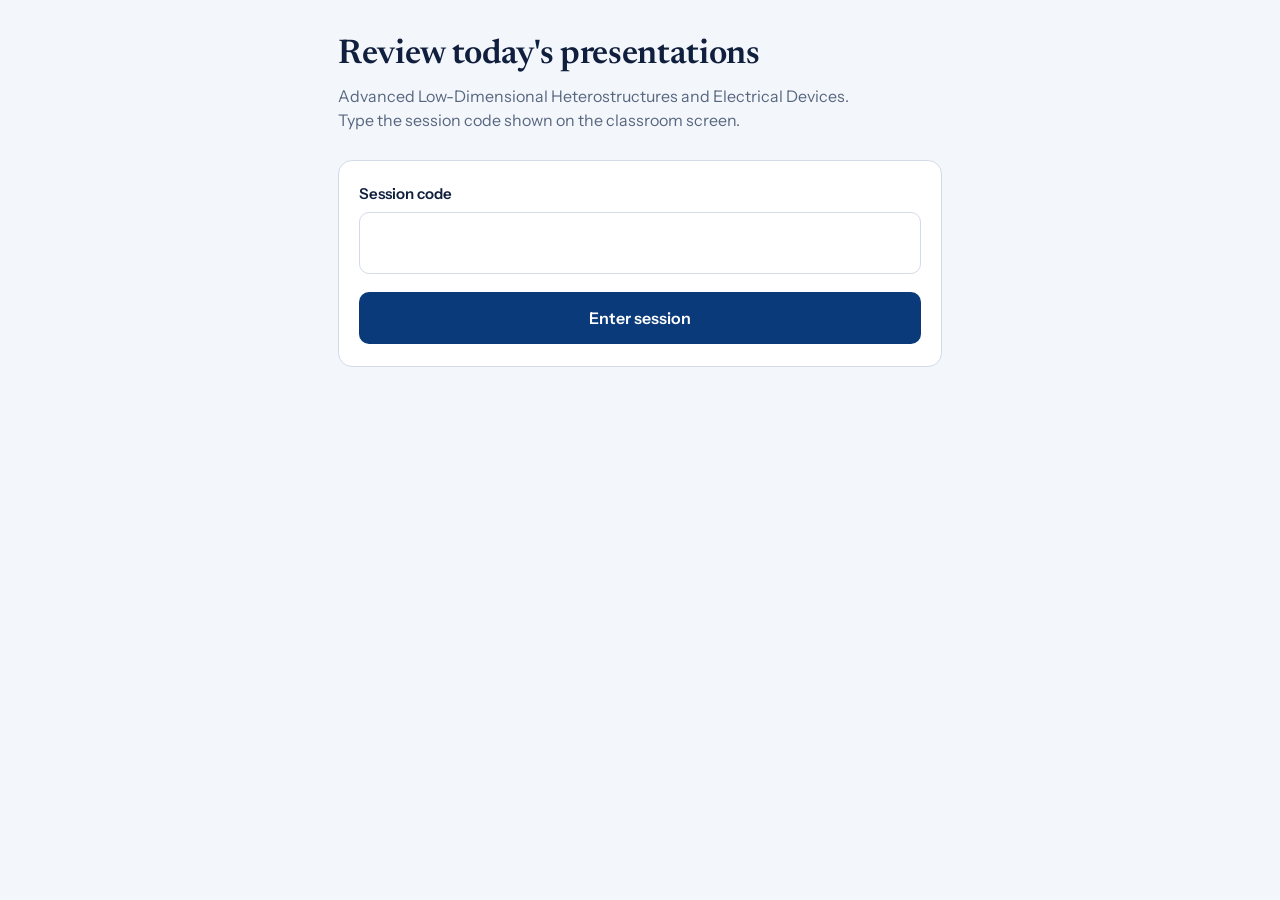
<file: peer-review.html>
<!DOCTYPE html>
<html lang="en">
<head>
<meta charset="utf-8">
<meta name="viewport" content="width=device-width, initial-scale=1">
<meta name="robots" content="noindex">
<meta name="theme-color" content="#0a3a7a">
<title>Peer review | ESC5187 presentations</title>
<link rel="preconnect" href="https://fonts.googleapis.com">
<link rel="preconnect" href="https://fonts.gstatic.com" crossorigin>
<link href="https://fonts.googleapis.com/css2?family=Instrument+Sans:wght@400;500;600&family=Newsreader:opsz,wght@6..72,500;6..72,600&display=swap" rel="stylesheet">
<style>
  :root {
    --paper: #f3f6fa;
    --card: #ffffff;
    --ink: #0f1f3d;
    --muted: #586780;
    --line: #d3dbe7;
    --navy: #0a3a7a;
    --navy-soft: #e6edf7;
    --green: #5f9a16;
    --green-soft: #eef6e0;
    --green-ink: #3a6408;
    --warn: #a63a17;
    --warn-soft: #fcefe9;
    --ui: "Instrument Sans", "Pretendard", "Apple SD Gothic Neo", "Malgun Gothic", system-ui, sans-serif;
    --display: "Newsreader", "Noto Serif KR", "Apple SD Gothic Neo", Georgia, serif;
  }
  * { box-sizing: border-box; }
  html { -webkit-text-size-adjust: 100%; }
  body { margin: 0; background: var(--paper); color: var(--ink); font-family: var(--ui); font-size: 16px; line-height: 1.5; }
  [hidden] { display: none !important; }
  .wrap { max-width: 640px; margin: 0 auto; padding: 0 18px 72px; }

  .bar { position: sticky; top: 0; z-index: 5; background: var(--navy); color: #fff; }
  .bar-in { max-width: 640px; margin: 0 auto; padding: 10px 18px; display: flex; justify-content: space-between; align-items: center; gap: 12px; font-size: 14px; }
  .bar-in strong { font-weight: 600; }
  .bar-progress { white-space: nowrap; opacity: .92; }
  .demo { background: #fff4cf; color: #5b4500; font-size: 13px; text-align: center; padding: 6px 12px; }

  h1 { font-family: var(--display); font-weight: 600; font-size: 34px; line-height: 1.12; letter-spacing: -0.01em; margin: 36px 0 10px; }
  .lede { color: var(--muted); margin: 0 0 28px; max-width: 34em; }

  .panel { background: var(--card); border: 1px solid var(--line); border-radius: 14px; padding: 22px 20px; }
  label.field { display: block; font-weight: 600; font-size: 15px; margin: 0 0 6px; }
  .hint { color: var(--muted); font-size: 14px; margin: 6px 0 0; }
  input[type=text], input[type=password], select, textarea {
    width: 100%; font: inherit; color: var(--ink); background: #fff; border: 1.5px solid var(--line); border-radius: 10px; padding: 12px 14px;
  }
  input.code { font-size: 24px; letter-spacing: .22em; text-transform: uppercase; text-align: center; font-weight: 600; }
  textarea { min-height: 120px; resize: vertical; line-height: 1.45; }
  input:focus-visible, select:focus-visible, textarea:focus-visible, button:focus-visible, summary:focus-visible { outline: 3px solid #7aa7e6; outline-offset: 2px; }
  .stack > * + * { margin-top: 18px; }

  .btn { appearance: none; border: 0; border-radius: 10px; font: inherit; font-weight: 600; padding: 14px 18px; width: 100%; cursor: pointer; background: var(--navy); color: #fff; }
  .btn[disabled] { background: #9fb0c8; cursor: not-allowed; }
  .btn.quiet { background: transparent; color: var(--navy); width: auto; padding: 8px 0; text-decoration: underline; text-underline-offset: 3px; font-weight: 500; }

  .msg { border-radius: 10px; padding: 12px 14px; font-size: 15px; margin-top: 14px; }
  .msg.err { background: var(--warn-soft); color: var(--warn); }
  .msg.ok { background: var(--green-soft); color: var(--green-ink); }

  .who { display: flex; justify-content: space-between; align-items: baseline; gap: 12px; margin: 26px 0 14px; font-size: 15px; color: var(--muted); }

  /* presenter sheet */
  details.sheet { scroll-margin-top: 60px; background: var(--card); border: 1px solid var(--line); border-radius: 14px; margin-bottom: 16px; overflow: hidden; }
  details.sheet.sent { border-color: #bcd795; }
  details.sheet > summary { list-style: none; cursor: pointer; padding: 18px 20px; display: grid; grid-template-columns: 1fr auto; gap: 4px 14px; align-items: start; }
  details.sheet > summary::-webkit-details-marker { display: none; }
  .topic { font-size: 14px; color: var(--muted); grid-column: 1; }
  .pname { font-family: var(--display); font-size: 24px; font-weight: 600; line-height: 1.2; grid-column: 1; }
  .ptitle { font-size: 15px; color: var(--muted); grid-column: 1 / -1; margin-top: 2px; }
  .chip { grid-column: 2; grid-row: 1 / span 2; align-self: center; font-size: 13px; font-weight: 600; border-radius: 999px; padding: 5px 11px; background: var(--navy-soft); color: var(--navy); white-space: nowrap; }
  .sent .chip { background: var(--green-soft); color: var(--green-ink); }
  .body { padding: 4px 20px 22px; border-top: 1px solid var(--line); }

  /* the scale: the one loud element on the page */
  fieldset.crit { border: 0; padding: 0; margin: 22px 0 0; min-width: 0; }
  fieldset.crit legend { padding: 0; font-weight: 600; font-size: 16px; margin-bottom: 10px; }
  .scale { display: grid; grid-template-columns: repeat(5, 1fr); border: 1.5px solid var(--navy); border-radius: 12px; overflow: hidden; }
  .scale label { position: relative; display: block; text-align: center; cursor: pointer; border-left: 1.5px solid var(--navy); }
  .scale label:first-of-type { border-left: 0; }
  .scale input { position: absolute; opacity: 0; inset: 0; width: 100%; height: 100%; margin: 0; cursor: pointer; }
  .scale span { display: block; padding: 13px 0 11px; font-family: var(--display); font-size: 24px; font-weight: 600; color: var(--navy); line-height: 1; }
  .scale span::after { content: ""; display: block; width: 1.5px; height: 7px; background: var(--navy); margin: 8px auto 0; opacity: .45; }
  .scale input:checked + span { background: var(--navy); color: #fff; }
  .scale input:checked + span::after { background: #fff; opacity: .8; }
  .scale input:focus-visible + span { outline: 3px solid #7aa7e6; outline-offset: -3px; }
  .anchors { margin: 9px 0 0; font-size: 13.5px; color: var(--muted); display: grid; grid-template-columns: auto 1fr; gap: 3px 8px; }
  .anchors dt { font-weight: 600; color: var(--ink); }
  .anchors dd { margin: 0; }

  .comment { margin-top: 26px; }
  .count { font-size: 13.5px; color: var(--muted); text-align: right; margin-top: 5px; }
  .count.good { color: var(--green-ink); }

  .foot { display: flex; align-items: center; justify-content: space-between; gap: 16px; margin-top: 20px; }
  .total { font-family: var(--display); font-size: 30px; font-weight: 600; line-height: 1; white-space: nowrap; }
  .total small { font-family: var(--ui); font-size: 14px; font-weight: 400; color: var(--muted); }
  .foot .btn { width: auto; flex: 1; max-width: 260px; }

  .done { text-align: center; padding: 26px 20px; background: var(--green-soft); color: var(--green-ink); border-radius: 14px; margin-top: 8px; }
  .done b { font-family: var(--display); font-size: 22px; display: block; margin-bottom: 4px; }

  .toast { position: fixed; left: 50%; bottom: 22px; transform: translateX(-50%); background: var(--ink); color: #fff; padding: 11px 18px; border-radius: 999px; font-size: 15px; z-index: 10; width: max-content; max-width: calc(100vw - 32px); text-align: center; }
  @media (prefers-reduced-motion: no-preference) { .toast { animation: rise .18s ease-out; } }
  @keyframes rise { from { opacity: 0; transform: translate(-50%, 8px); } to { opacity: 1; transform: translate(-50%, 0); } }
  @media (max-width: 380px) { h1 { font-size: 29px; } .pname { font-size: 21px; } .scale span { font-size: 21px; } }
</style>
</head>
<body>

<div class="bar" id="bar" hidden><div class="bar-in"><span id="barSession"></span><span class="bar-progress" id="barProgress"></span></div></div>
<div class="demo" id="demoBanner" hidden>Demo mode: the page is not connected yet, so nothing is saved. Code: DEMO, any 4 digits.</div>

<main class="wrap">

  <!-- 1. session code -->
  <section id="stepCode" hidden>
    <h1>Review today's presentations</h1>
    <p class="lede">Advanced Low-Dimensional Heterostructures and Electrical Devices. Type the session code shown on the classroom screen.</p>
    <div class="panel stack">
      <div>
        <label class="field" for="code">Session code</label>
        <input class="code" id="code" type="text" inputmode="text" autocomplete="off" autocapitalize="characters" maxlength="8" spellcheck="false">
      </div>
      <button class="btn" id="codeBtn">Enter session</button>
      <div class="msg err" id="codeErr" hidden></div>
    </div>
  </section>

  <!-- 2. who are you -->
  <section id="stepWho" hidden>
    <h1>Who is reviewing?</h1>
    <p class="lede">Prof. Song sees your name next to your scores. The presenters only see anonymous, shuffled comments.</p>
    <div class="panel stack">
      <div>
        <label class="field" for="name">Your name</label>
        <select id="name"></select>
      </div>
      <div>
        <label class="field" for="pin" id="pinLabel">Last 4 digits of your student ID</label>
        <input id="pin" type="password" inputmode="numeric" autocomplete="off" maxlength="12">
        <p class="hint" id="pinHint">The digits you enter the first time are remembered and required in later sessions.</p>
      </div>
      <button class="btn" id="whoBtn">Start reviewing</button>
      <div class="msg err" id="whoErr" hidden></div>
      <button class="btn quiet" id="backToCode">Use a different session code</button>
    </div>
  </section>

  <!-- 3. reviews -->
  <section id="stepReview" hidden>
    <div class="who"><span id="whoLine"></span><button class="btn quiet" id="signOut">Not you?</button></div>
    <div class="msg err" id="closedMsg" hidden>This session is closed. You can read what you sent, but reviews can no longer be sent or changed.</div>
    <div id="sheets"></div>
    <div class="done" id="allDone" hidden><b>All reviews sent</b>You can still reopen a review and update it until the session closes.</div>
    <div class="done" id="presenterNote" hidden><b>You are presenting today</b>No review is required from you in this session. Good luck with your talk.</div>
  </section>

</main>
<div class="toast" id="toast" hidden role="status"></div>

<script>
/* ------------------------------------------------------------------ *
 *  Paste the Apps Script web-app URL (ends with /exec) here.          *
 * ------------------------------------------------------------------ */
const API_URL = "https://script.google.com/macros/s/AKfycbyQ9P0ODd5YsZGUT2eAvXFn9xdVgLGdu12f8SqEbdXxH4kSxz-x1gZW-T0-6ceAHgE/exec";

const INSTRUCTOR = "__instructor__";
const RUBRIC = [
  { name: "Scientific content",        hi: "Physics is correct and supported by quantitative values", lo: "Descriptive only, or physically incorrect" },
  { name: "Connection to the lecture", hi: "Explicitly uses concepts from the online lecture",        lo: "Could be delivered without taking this course" },
  { name: "Critical analysis",         hi: "Compares two or more papers quantitatively",              lo: "Summarizes a single paper without judgement" },
  { name: "Slides and delivery",       hi: "Clear figures, readable text, 20 to 25 min kept",         lo: "Overloaded slides, reading from a script, time overrun" },
  { name: "Question and discussion",   hi: "Answers precisely; states honestly what is not known",    lo: "Unable to answer basic questions on the presented slides" }
];

const DEMO = !/^https:\/\/script\.google\.com\//.test(API_URL);
const $ = (id) => document.getElementById(id);
const S = { code: "", info: null, me: null, reviews: {} };

/* ---------- storage (per browser; failures are harmless) ---------- */
const store = {
  get(k) { try { return JSON.parse(localStorage.getItem(k)); } catch (e) { return null; } },
  set(k, v) { try { localStorage.setItem(k, JSON.stringify(v)); } catch (e) {} },
  del(k) { try { localStorage.removeItem(k); } catch (e) {} }
};
const draftKey = (topic) => `pbl.draft.${S.info.session.id}.${S.me.name}.${topic}`;

/* ---------- API ---------- */
async function api(payload) {
  if (DEMO) return demoApi(payload);
  try {
    const res = await fetch(API_URL, {
      method: "POST",
      headers: { "Content-Type": "text/plain;charset=utf-8" }, // avoids a CORS preflight with Apps Script
      body: JSON.stringify(payload),
      redirect: "follow"
    });
    return await res.json();
  } catch (e) {
    return { ok: false, error: "NETWORK", message: "Could not reach the server. Check your connection and try again. Your draft is kept on this phone." };
  }
}

/* ---------- step 1: code ---------- */
async function enterCode(code, silent) {
  code = (code || "").trim().toUpperCase();
  if (!code) { showErr("codeErr", "Type the session code shown on the screen."); return false; }
  busy("codeBtn", true, "Checking code");
  const r = await api({ action: "session", code });
  busy("codeBtn", false, "Enter session");
  if (!r.ok) { if (!silent) showErr("codeErr", r.message); return false; }
  S.code = code; S.info = r;
  $("codeErr").hidden = true;
  const sel = $("name");
  sel.innerHTML = '<option value="">Select your name</option>' +
    r.names.map((n) => `<option>${esc(n)}</option>`).join("") +
    `<option value="${INSTRUCTOR}">Instructor (Prof. Song)</option>`;
  $("barSession").innerHTML = `<strong>${esc(r.session.id)}</strong> ${esc(r.session.date)} ${esc(r.session.title)}`;
  $("bar").hidden = false;
  return true;
}

/* ---------- step 2: identity ---------- */
async function signIn(name, pin, silent) {
  if (!name) { showErr("whoErr", "Select your name."); return false; }
  if (name !== INSTRUCTOR && !/^\d{4}$/.test(pin)) { showErr("whoErr", "Enter exactly 4 digits."); return false; }
  busy("whoBtn", true, "Signing in");
  const r = await api({ action: "login", code: S.code, name, pin });
  busy("whoBtn", false, "Start reviewing");
  if (!r.ok) {
    if (r.error === "BAD_CODE") { store.del("pbl.auth"); show("stepCode"); showErr("codeErr", r.message); return false; }
    if (!silent) showErr("whoErr", r.message);
    return false;
  }
  S.me = { name, pin, role: r.role, display: r.name, isPresenter: r.isPresenter, canReview: r.canReview };
  S.reviews = r.reviews || {};
  store.set("pbl.auth", { code: S.code, name, pin });
  renderReview();
  show("stepReview");
  return true;
}

/* ---------- step 3: review sheets ---------- */
function renderReview() {
  const closed = S.info.session.status !== "OPEN" && S.me.role !== "instructor";
  $("whoLine").textContent = "Reviewing as " + S.me.display;
  $("closedMsg").hidden = !closed;
  const box = $("sheets");
  box.innerHTML = "";
  $("presenterNote").hidden = S.me.canReview;
  if (!S.me.canReview) { $("barProgress").textContent = ""; $("allDone").hidden = true; return; }

  const targets = S.info.presenters.filter((p) => p.name !== S.me.display);
  targets.forEach((p, idx) => box.appendChild(sheetFor(p, idx, closed)));
  updateProgress();
  const firstOpen = box.querySelector("details:not(.sent)");
  if (firstOpen) firstOpen.open = true;
}

function sheetFor(p, idx, closed) {
  const sent = S.reviews[p.topic];
  const draft = store.get(draftKey(p.topic));
  const start = draft || sent || { scores: [0, 0, 0, 0, 0], comment: "" };
  const d = document.createElement("details");
  d.className = "sheet" + (sent ? " sent" : "");
  d.dataset.topic = p.topic;
  const min = S.me.role === "instructor" ? 0 : S.info.minChars;

  d.innerHTML = `
    <summary>
      <span class="topic">${esc(p.topic)}</span>
      <span class="chip">${sent ? "Sent " + sent.total + "/100" : "Not sent"}</span>
      <span class="pname">${esc(p.name)}</span>
      <span class="ptitle">${esc(p.title)}</span>
    </summary>
    <div class="body">
      ${RUBRIC.map((c, j) => `
        <fieldset class="crit">
          <legend>${esc(c.name)}</legend>
          <div class="scale">
            ${[1, 2, 3, 4, 5].map((v) => `<label><input type="radio" name="s${idx}_${j}" value="${v}" ${start.scores[j] === v ? "checked" : ""} ${closed ? "disabled" : ""}><span>${v}</span></label>`).join("")}
          </div>
          <dl class="anchors"><dt>5</dt><dd>${esc(c.hi)}</dd><dt>1</dt><dd>${esc(c.lo)}</dd></dl>
        </fieldset>`).join("")}
      <div class="comment">
        <label class="field" for="cm${idx}">Comment for the presenter</label>
        <textarea id="cm${idx}" maxlength="3000" ${closed ? "disabled" : ""} placeholder="One strength and one concrete suggestion. Point to a slide, a number or a claim.">${esc(start.comment || "")}</textarea>
        <div class="count"></div>
      </div>
      <div class="foot">
        <div class="total"><span class="tnum">0</span> <small>/ 100</small></div>
        <button class="btn send" ${closed ? "hidden" : ""}>${sent ? "Update review" : "Send review"}</button>
      </div>
      <div class="msg err" hidden></div>
    </div>`;

  const ta = d.querySelector("textarea"), count = d.querySelector(".count"),
        tnum = d.querySelector(".tnum"), btn = d.querySelector(".send"), err = d.querySelector(".msg.err");

  const read = () => ({
    scores: RUBRIC.map((_, j) => Number((d.querySelector(`input[name="s${idx}_${j}"]:checked`) || {}).value || 0)),
    comment: ta.value
  });
  const refresh = () => {
    const v = read(), len = v.comment.trim().length;
    tnum.textContent = v.scores.reduce((a, b) => a + b, 0) * 4;
    count.textContent = min ? (len >= min ? `${len} characters` : `${len} of at least ${min} characters`) : `${len} characters`;
    count.classList.toggle("good", len >= min && len > 0);
    btn.disabled = closed || v.scores.some((s) => !s) || len < min;
  };
  const onEdit = () => { store.set(draftKey(p.topic), read()); refresh(); };
  d.addEventListener("input", onEdit);
  d.addEventListener("change", onEdit);
  refresh();

  btn.addEventListener("click", async () => {
    const v = read();
    err.hidden = true;
    const label = btn.textContent;
    btn.disabled = true; btn.textContent = "Sending";
    const r = await api({ action: "submit", code: S.code, name: S.me.name, pin: S.me.pin, topic: p.topic, scores: v.scores, comment: v.comment.trim() });
    btn.textContent = label;
    if (!r.ok) {
      err.textContent = r.message; err.hidden = false; btn.disabled = false;
      if (r.error === "CLOSED") { S.info.session.status = "CLOSED"; }
      return;
    }
    S.reviews[p.topic] = { scores: v.scores, comment: v.comment.trim(), total: r.total, ts: r.ts };
    store.del(draftKey(p.topic));
    d.classList.add("sent");
    d.querySelector(".chip").textContent = "Sent " + r.total + "/100";
    btn.textContent = "Update review"; btn.disabled = false;
    d.open = false;
    toast("Review sent for " + p.name);
    updateProgress();
    const next = $("sheets").querySelector("details:not(.sent)");
    if (next) { next.open = true; next.scrollIntoView({ behavior: matchMedia("(prefers-reduced-motion: reduce)").matches ? "auto" : "smooth", block: "start" }); }
  });
  return d;
}

function updateProgress() {
  const targets = S.info.presenters.filter((p) => p.name !== S.me.display);
  const n = targets.filter((p) => S.reviews[p.topic]).length;
  $("barProgress").textContent = `${n} of ${targets.length} sent`;
  $("allDone").hidden = !(targets.length && n === targets.length);
}

/* ---------- small helpers ---------- */
function show(id) { ["stepCode", "stepWho", "stepReview"].forEach((s) => $(s).hidden = s !== id); window.scrollTo(0, 0); }
function showErr(id, text) { const el = $(id); el.textContent = text; el.hidden = false; }
function busy(id, on, text) { const b = $(id); b.disabled = on; b.textContent = text; }
function esc(s) { return String(s).replace(/[&<>"']/g, (c) => ({ "&": "&amp;", "<": "&lt;", ">": "&gt;", '"': "&quot;", "'": "&#39;" }[c])); }
let toastTimer;
function toast(text) { const t = $("toast"); t.textContent = text; t.hidden = false; clearTimeout(toastTimer); toastTimer = setTimeout(() => t.hidden = true, 2600); }

/* ---------- wiring ---------- */
$("codeBtn").addEventListener("click", async () => { if (await enterCode($("code").value)) show("stepWho"); });
$("code").addEventListener("keydown", (e) => { if (e.key === "Enter") $("codeBtn").click(); });
$("whoBtn").addEventListener("click", () => { $("whoErr").hidden = true; signIn($("name").value, $("pin").value.trim()); });
$("pin").addEventListener("keydown", (e) => { if (e.key === "Enter") $("whoBtn").click(); });
$("name").addEventListener("change", () => {
  const inst = $("name").value === INSTRUCTOR;
  $("pinLabel").textContent = inst ? "Instructor code" : "Last 4 digits of your student ID";
  $("pinHint").hidden = inst;
  $("pin").setAttribute("inputmode", inst ? "text" : "numeric");
  $("pin").value = "";
});
$("backToCode").addEventListener("click", () => { store.del("pbl.auth"); $("bar").hidden = true; show("stepCode"); });
$("signOut").addEventListener("click", () => { store.del("pbl.auth"); S.me = null; $("pin").value = ""; $("barProgress").textContent = ""; show("stepWho"); });

(async function init() {
  $("demoBanner").hidden = !DEMO;
  const urlCode = new URLSearchParams(location.search).get("code");
  const saved = store.get("pbl.auth");
  if (saved && (!urlCode || urlCode.toUpperCase() === saved.code)) {
    if (await enterCode(saved.code, true)) {
      $("name").value = saved.name;
      if (await signIn(saved.name, saved.pin, true)) return;
      show("stepWho"); return;
    }
    store.del("pbl.auth");
  }
  if (urlCode) { $("code").value = urlCode.toUpperCase(); if (await enterCode(urlCode)) { show("stepWho"); return; } }
  show("stepCode");
})();

/* ---------- demo backend (used only until API_URL is set) ---------- */
const demoDb = {};
async function demoApi(q) {
  await new Promise((r) => setTimeout(r, 350));
  if ((q.code || "").toUpperCase() !== "DEMO") return { ok: false, error: "BAD_CODE", message: "That session code is not valid. Check the code on the screen." };
  const presenters = [
    { topic: "T1", title: "Graphene and hBN: properties and synthesis", name: "Student A" },
    { topic: "T2", title: "Monolayer TMDs: properties and synthesis", name: "Student B" },
    { topic: "T3", title: "InSe and black phosphorus: properties and handling", name: "Student C" }
  ];
  if (q.action === "session") return { ok: true, session: { id: "P1", date: "9/17", title: "Low-dimensional materials", status: "OPEN" }, minChars: 50,
    names: ["Student A", "Student B", "Student C", "Student D", "Student E"], presenters };
  if (q.action === "login") {
    const inst = q.name === INSTRUCTOR;
    const isP = presenters.some((p) => p.name === q.name);
    return { ok: true, role: inst ? "instructor" : "peer", name: inst ? "Instructor" : q.name, isPresenter: isP, canReview: inst || !isP, reviews: demoDb[q.name] || {} };
  }
  if (q.action === "submit") {
    const total = q.scores.reduce((a, b) => a + b, 0) * 4;
    (demoDb[q.name] = demoDb[q.name] || {})[q.topic] = { scores: q.scores, comment: q.comment, total };
    return { ok: true, total, ts: new Date().toISOString() };
  }
  return { ok: false, message: "Unknown request." };
}
</script>
</body>
</html>
</file>
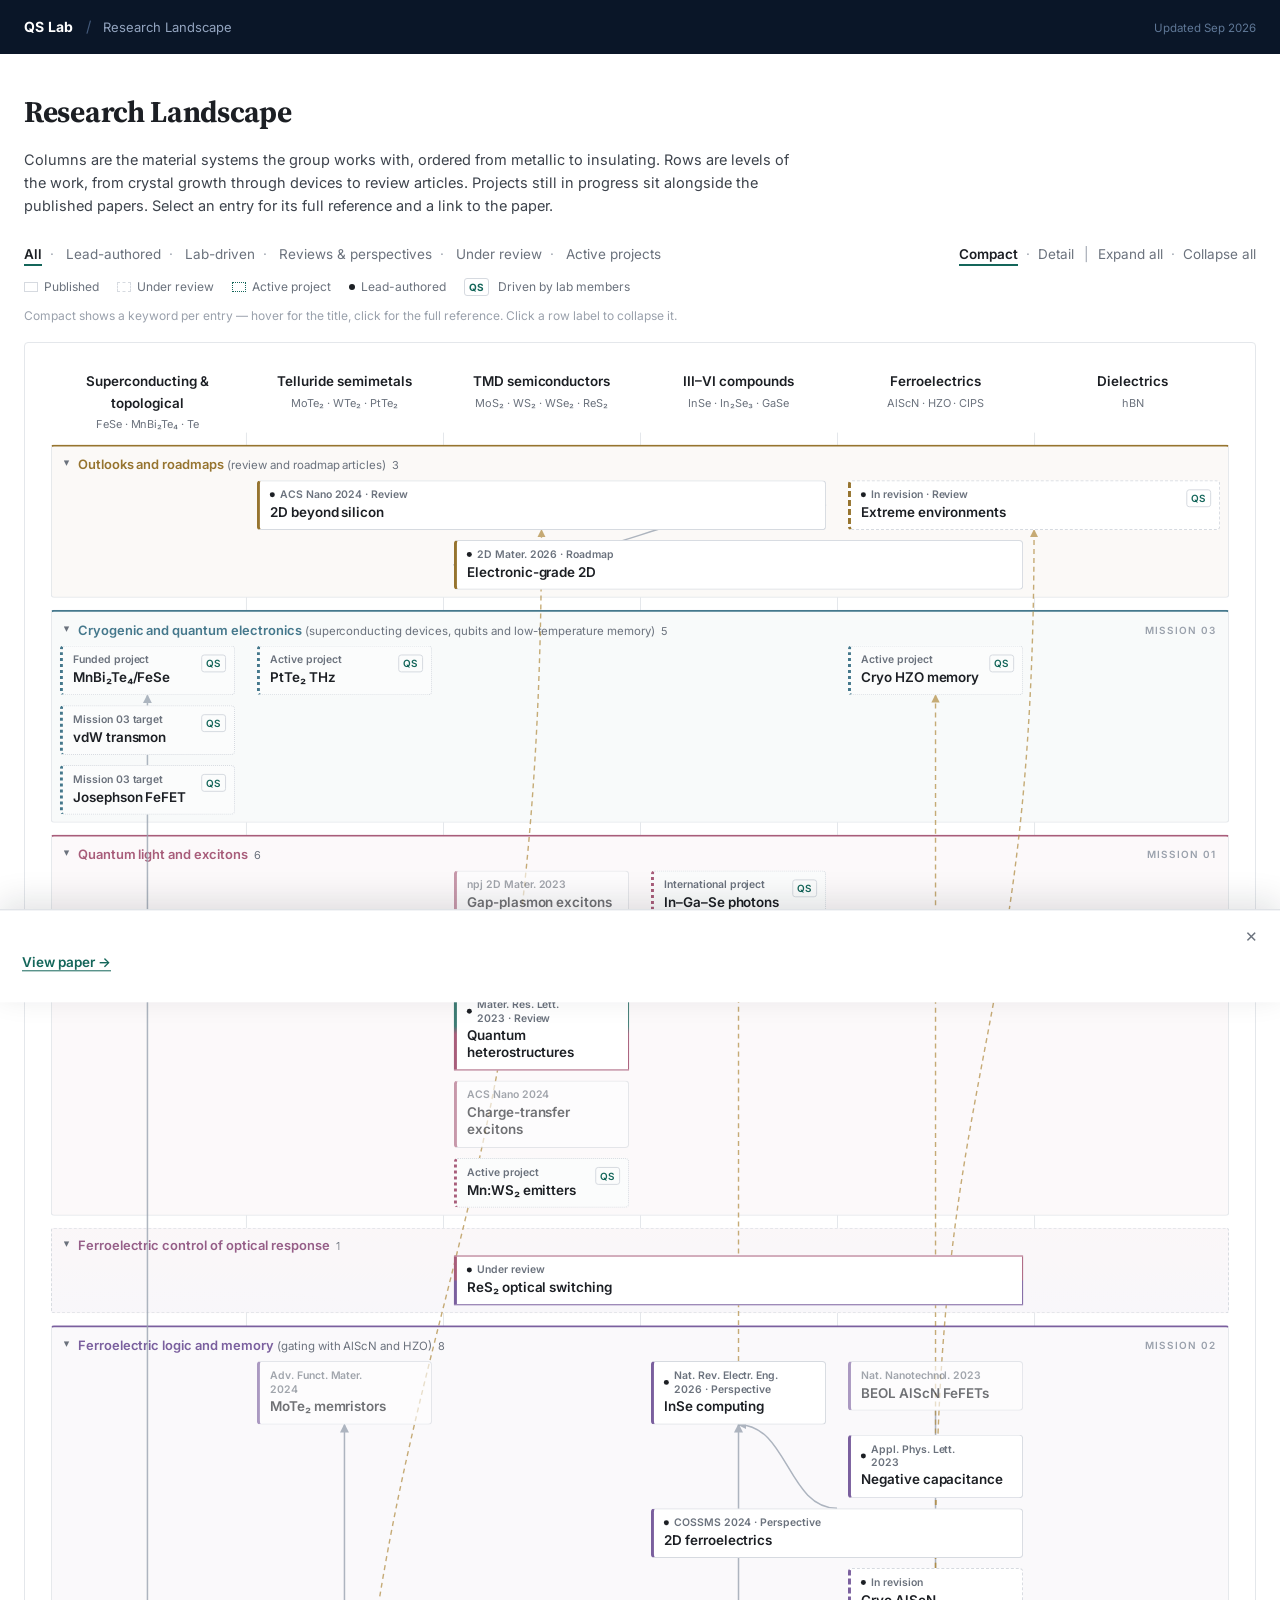
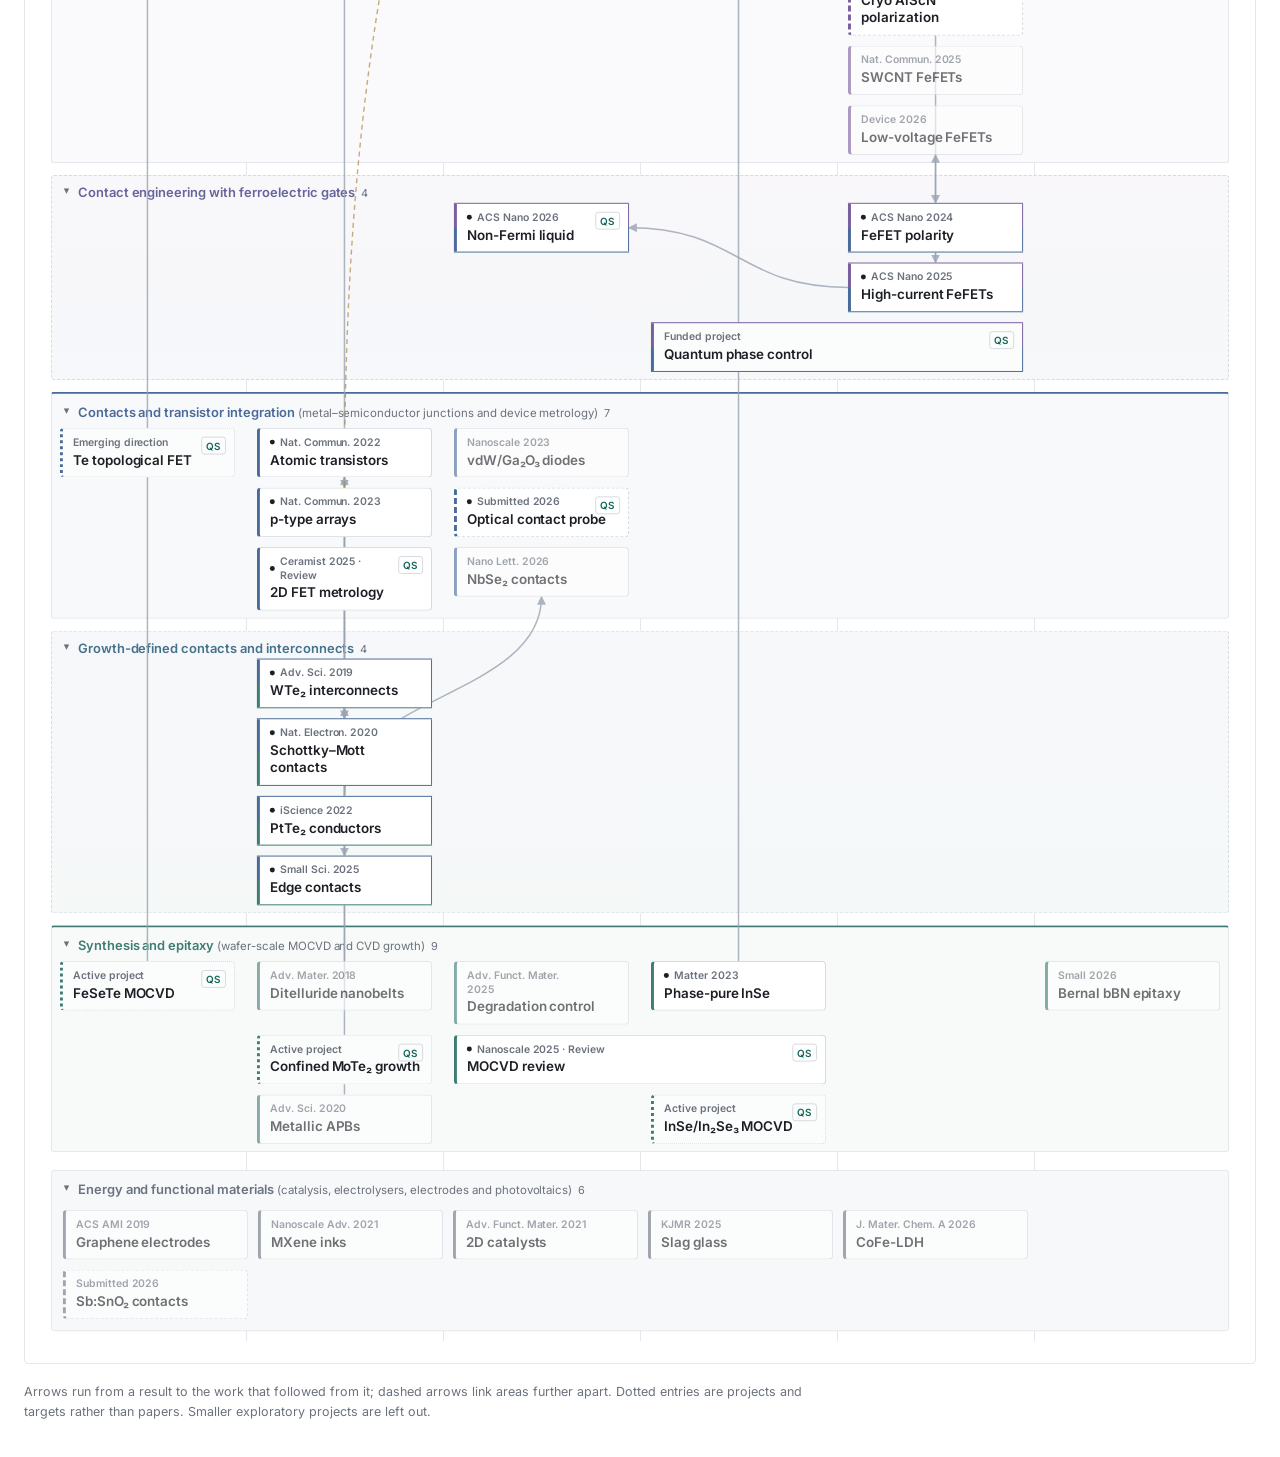
<file: research-landscape.html>
<!DOCTYPE html>
<html lang="en">
<head>
<meta charset="utf-8">
<meta name="viewport" content="width=device-width, initial-scale=1">
<meta name="theme-color" content="#0a1628">
<meta name="description" content="Publications and active projects of the Quantum Semiconductors Lab at SKKU, mapped by material system and application layer.">
<title>Research Landscape | QS Lab, SKKU</title>
<script>
(function(){var h=document.documentElement;
  try{if(window.self!==window.top)h.classList.add('embedded');}catch(e){h.classList.add('embedded');}
  if(/[?&]embed=min\b/.test(location.search))h.classList.add('embedded','embed-min');
  var v=(location.search.match(/[?&]v=(\d)/)||[])[1]||'4';h.classList.add('v'+v);window.RL_V=v;
  if(v==='4'){h.classList.add('v2','compact');}})();
</script>
<link rel="preconnect" href="https://fonts.googleapis.com">
<link rel="preconnect" href="https://fonts.gstatic.com" crossorigin>
<link href="https://fonts.googleapis.com/css2?family=Source+Serif+4:opsz,wght@8..60,600;8..60,700&family=Inter:wght@400;500;600;700&display=swap" rel="stylesheet">
<style>
  :root{
    --ink:#1c1f24; --body:#3d434c; --meta:#6b727d; --faint:#9aa1ac;
    --bgpage:#ffffff; --hair:#e4e7eb; --hair2:#d6dae0;
    --accent:#14665a;            /* single accent — lab teal, links & active states */
    --navy:#0a1628;              /* site header, bridges to the main site */
    --A:#3e7c74; --B:#4a6b9a; --C:#7a5f9e; --D:#a85d7a; --Q:#45788c; --E:#96742f; --F:#6b7280;
    --pub:#2f7d4f; --acc2:#96742f; --rev:#b0651f; --plan:#14665a;
  }
  *{box-sizing:border-box;margin:0;padding:0}
  html,body{background:var(--bgpage);color:var(--body);
    font-family:'Inter',ui-sans-serif,-apple-system,system-ui,sans-serif;
    font-size:15px;line-height:1.6;-webkit-font-smoothing:antialiased}
  a{color:var(--accent)}
  /* site header — dark, matching the main QS Lab site */
  .topbar{display:flex;align-items:baseline;gap:12px;padding:15px 24px;background:var(--navy);color:#e9eef7}
  .topbar .logo{font-weight:700;font-size:14px;text-decoration:none;color:#fff;letter-spacing:.02em}
  .topbar .logo:hover{text-decoration:underline}
  .topbar .sep{color:#43597a}
  .topbar .here{font-size:13px;color:#93a4bf}
  .topbar .upd{margin-left:auto;font-size:11.5px;color:#5f7796}
  .intro{padding:34px 24px 6px;max-width:820px}
  .intro h1{font-family:'Source Serif 4',Georgia,serif;font-size:30px;font-weight:700;
    color:var(--ink);letter-spacing:-.01em}
  .intro p{margin-top:12px;font-size:14.5px;color:var(--body)}
  /* filters as plain text links */
  .filters{padding:20px 24px 0;font-size:13.5px;color:var(--meta)}
  .filters .fl{color:var(--meta);text-decoration:none;cursor:pointer;padding-bottom:2px}
  .filters .fl:hover{color:var(--ink)}
  .filters .fl.on{color:var(--ink);font-weight:600;border-bottom:2px solid var(--accent)}
  .filters .dot{margin:0 8px;color:var(--faint)}
  .filters .zoomset{float:right}
  .legend{padding:12px 24px 0;font-size:12px;color:var(--meta);display:flex;flex-wrap:wrap;gap:6px 18px}
  .legend span{display:inline-flex;align-items:center;gap:6px}
  .box{width:14px;height:10px;display:inline-block;background:#fff;border:1px solid var(--hair2)}
  .box.dash{border-style:dashed}
  .box.dot{border-style:dotted;border-color:var(--plan)}
  .ldot{width:6px;height:6px;border-radius:99px;background:var(--ink);display:inline-block}
  .hintline{font-size:12px;color:var(--faint);padding:10px 24px 0}
  /* ── desktop map, framed like a figure ── */
  .figure{margin:16px 24px 6px;border:1px solid var(--hair);border-radius:4px;background:#fff}
  .scroll{overflow:auto;-webkit-overflow-scrolling:touch;padding:8px}
  #zw{position:relative}
  #canvas{position:relative;transform-origin:0 0}
  svg#wires{position:absolute;inset:0;width:100%;height:100%;pointer-events:none;z-index:3}
  .band,.strip{position:absolute;left:16px;right:16px;border-radius:3px;z-index:1}
  .bl{position:absolute;left:12px;top:8px;font-size:12px;font-weight:600;white-space:nowrap;
    max-width:calc(100% - 140px);overflow:hidden;text-overflow:ellipsis}
  .bl .bs2{font-weight:400;font-size:11px;color:var(--meta)}
  .phys{position:absolute;right:12px;top:10px;font-size:9.5px;font-weight:600;letter-spacing:.1em;
    text-transform:uppercase;color:var(--faint)}
  .strip .bl{font-size:11px;top:6px}
  .strip .phys{top:7px}
  .colhead{position:absolute;top:20px;text-align:center;z-index:2}
  .colhead .cn{font-size:12.5px;font-weight:600;color:var(--ink)}
  .colhead .cm{font-size:10.5px;color:var(--meta);margin-top:2px}
  .colline{position:absolute;top:82px;width:0;border-left:1px solid var(--hair);z-index:0}
  .node{position:absolute;min-height:62px;padding:8px 10px 20px;border-radius:4px;cursor:pointer;
    background:#fff;border:1px solid var(--hair2);border-left-width:3px;z-index:4;
    transition:border-color .12s,opacity .15s}
  .node:hover{border-color:#aeb6c0;border-left-width:3px}
  .node:focus-visible{outline:2px solid var(--accent);outline-offset:2px}
  .node .j{font-size:9.5px;font-weight:600;color:var(--meta);display:flex;align-items:center;gap:5px;padding-right:4px}
  .node .j .lead{width:5px;height:5px;border-radius:99px;background:var(--ink);flex:none}
  .node .t{margin-top:3px;font-size:11px;line-height:1.35;color:var(--ink);font-weight:500}
  .node .stat{position:absolute;bottom:5px;left:10px;font-size:9px;font-weight:600}
  .node .qs{position:absolute;bottom:4px;right:8px;font-size:8.5px;font-weight:600;
    color:var(--accent);border:1px solid var(--hair2);border-radius:3px;padding:0 4px}
  .node.rev{border-style:dashed}
  .node.plan{border-style:dotted;background:#fbfcfc}
  .node.co{opacity:.62}
  .node.dim{opacity:.08;pointer-events:none}
  .fpanel{position:absolute;left:16px;right:16px;border-radius:3px;z-index:1;
    background:#f7f8f9;border:1px solid var(--hair)}
  .fwrap{position:absolute;left:28px;right:28px;display:flex;gap:10px;flex-wrap:wrap;z-index:4}
  .fwrap .node{position:relative;width:172px}
  .figcap{padding:12px 24px 34px;font-size:12.5px;color:var(--meta);line-height:1.65;max-width:860px}
  /* ── mobile list ── */
  #mobile{display:none;padding:6px 16px 12px}
  .mband{margin:14px 0;border-top:2px solid;padding:12px 2px 4px}
  .mband .mh{display:flex;align-items:baseline;gap:8px}
  .mband h3{font-family:'Source Serif 4',Georgia,serif;font-size:16.5px;font-weight:700;color:var(--ink)}
  .mband .mphys{margin-left:auto;font-size:9.5px;font-weight:600;letter-spacing:.1em;
    text-transform:uppercase;color:var(--faint)}
  .mband .msub{font-size:12px;color:var(--meta);margin-top:2px}
  .mcards{margin-top:8px}
  .mnode{position:relative;padding:12px 4px 26px;border-bottom:1px solid var(--hair);cursor:pointer}
  .mnode:focus-visible{outline:2px solid var(--accent);outline-offset:2px}
  .mnode .j{font-size:11px;font-weight:600;color:var(--meta);display:flex;align-items:center;gap:6px;padding-right:64px}
  .mnode .j .lead{width:6px;height:6px;border-radius:99px;background:var(--ink);flex:none}
  .mnode .t{margin-top:4px;font-size:14.5px;line-height:1.45;color:var(--ink);font-weight:500}
  .mnode .mtag{position:absolute;top:12px;right:2px;font-size:10px;color:var(--meta);
    border:1px solid var(--hair2);border-radius:3px;padding:1px 6px}
  .mnode .stat{position:absolute;bottom:7px;left:4px;font-size:10.5px;font-weight:600}
  .mnode .qs{position:absolute;bottom:6px;right:2px;font-size:10px;font-weight:600;
    color:var(--accent);border:1px solid var(--hair2);border-radius:3px;padding:0 5px}
  .mnode.rev .t{color:var(--body)}
  .mnode.plan .j::after{content:'';display:none}
  .mnode.co{opacity:.62}
  .mnode.dim{display:none}
  /* ── mobile schematic ── */
  .mtoggle{display:none;padding:12px 24px 0;font-size:13px;color:var(--meta)}
  .mtoggle .mt{color:var(--meta);cursor:pointer;text-decoration:none;padding-bottom:2px}
  .mtoggle .mt.on{color:var(--ink);font-weight:600;border-bottom:2px solid var(--accent)}
  #mmapwrap{display:none;padding:10px 12px 4px}
  #mmap{position:relative;border:1px solid var(--hair);border-radius:4px;padding:10px 8px 8px;background:#fff}
  .mcols{display:flex;margin-bottom:2px}
  .mcols div{width:16.6667%;text-align:center;font-size:8.5px;font-weight:600;color:var(--meta);line-height:1.2}
  .maxis{text-align:center;font-size:9px;color:var(--faint);margin:1px 0 8px}
  .mbandc{position:relative;margin:7px 0;border:1px solid var(--hair);border-radius:3px}
  .mbandc .mbl2{display:flex;align-items:baseline;gap:6px;padding:4px 8px 1px;position:relative;z-index:4}
  .mbandc .mbl2 b{font-size:11.5px;font-weight:600}
  .mbandc .mbl2 span{margin-left:auto;font-size:8.5px;font-weight:600;letter-spacing:.08em;
    text-transform:uppercase;color:var(--faint)}
  .mgrid{position:relative;margin:2px 4px 5px;
    background-image:repeating-linear-gradient(90deg,transparent 0,transparent calc(16.6667% - 1px),var(--hair) calc(16.6667% - 1px),var(--hair) 16.6667%)}
  .mk{position:absolute;border-radius:3px;cursor:pointer;border:1px solid;z-index:4;
    font-size:8.2px;line-height:1.15;font-weight:600;color:var(--ink);
    padding:3px 4px;overflow:hidden;display:flex;align-items:center;
    text-align:center;justify-content:center}
  .mk.co{opacity:.55}
  .mk.dim{opacity:.05;pointer-events:none}
  .mfrow{display:flex;flex-wrap:wrap;gap:5px;padding:4px 8px 8px}
  .mfrow .mk{position:relative;width:calc(50% - 3px);height:26px;font-size:8.5px}
  @media (max-width:899px){
    .figure,.zoomset,.hintline{display:none}
    .mtoggle{display:block}
    #mmapwrap.show{display:block}
    #mobile.show{display:block}
    .figcap{padding-top:4px}
  }
  /* ── detail panel ── */
  #sheet{position:fixed;left:0;right:0;bottom:0;z-index:50;background:#fff;color:var(--body);
    border-top:1px solid var(--hair2);padding:20px 22px 28px;
    transform:translateY(110%);transition:transform .2s ease;max-height:66vh;overflow:auto;
    box-shadow:0 -8px 30px rgba(20,25,35,.12)}
  #sheet.open{transform:translateY(0)}
  #sheet .st{font-family:'Source Serif 4',Georgia,serif;font-size:16.5px;font-weight:600;
    line-height:1.45;color:var(--ink);padding-right:34px}
  #sheet .sc{margin-top:8px;font-size:13px;color:var(--meta)}
  #sheet .sr{margin-top:9px;font-size:13px}
  #sheet .sr b{color:var(--ink);font-weight:600}
  #sheet a.go{display:inline-block;margin-top:13px;font-size:13.5px;font-weight:600;
    color:var(--accent);text-decoration:underline;text-underline-offset:3px}
  #sheet .close{position:absolute;top:14px;right:14px;font-size:15px;color:var(--meta);
    cursor:pointer;border:none;background:none;padding:4px 8px}
  #backdrop{position:fixed;inset:0;z-index:40;display:none;background:rgba(20,25,35,.25)}
  #backdrop.open{display:block}
  @media (prefers-reduced-motion: reduce){#sheet{transition:none}}
  /* ── embedded inside index.html (iframe): tighter type so the map leads ── */
  html.embedded .intro{padding:22px 24px 0}
  html.embedded .intro h1{font-size:23px}
  html.embedded .intro p{margin-top:9px;font-size:13.5px;line-height:1.55}
  html.embedded .filters{padding-top:15px;font-size:13px}
  html.embedded .legend{font-size:11.5px}
  html.embedded .hintline{padding-top:8px}
  html.embedded .figure{margin:14px 24px 6px}
  /* ?embed=min — hide the duplicate site header and intro copy */
  html.embed-min .topbar,html.embed-min .intro{display:none}
  html.embed-min .filters{padding-top:18px}
  /* ── embed: no inner frame/scroll (the parent resizes the iframe to fit) ── */
  html.embedded,html.embedded body{overflow:hidden}
  html.embedded #sheet{position:absolute;left:0;right:auto;bottom:auto;width:min(560px,calc(100% - 16px));border:1px solid var(--hair2);border-radius:6px;
    transform:none;display:none;max-height:none;box-shadow:0 10px 32px rgba(20,25,35,.18)}
  html.embedded #sheet.open{display:block}
  html.embedded #backdrop{position:absolute;background:rgba(20,25,35,.12)}
  html.embed-min .figure{margin:10px 0 4px;border:none;border-radius:0}
  html.embed-min .scroll{padding:0;overflow:visible}
  html.embed-min .filters,html.embed-min .legend,html.embed-min .hintline,html.embed-min .figcap{padding-left:0;padding-right:0}
  /* ── v1 / v2: one card per column, larger type ── */
  html.v1 .node .t,html.v2 .node .t{font-size:12.5px;line-height:1.35}
  html.v1 .node .j,html.v2 .node .j{font-size:10.5px}
  html.v1 .node .stat,html.v2 .node .stat{font-size:10px}
  html.v1 .node .qs,html.v2 .node .qs{font-size:9.5px}
  html.v1 .node,html.v2 .node{padding:9px 11px 22px}
  html.v2 .node .t{font-size:14px;line-height:1.35}
  html.v2 .node .j{font-size:11.5px}
  html.v2 .node .stat{font-size:10.5px}
  html.v2 .node .qs{font-size:10px}
  html.v1 .colhead .cn,html.v2 .colhead .cn{font-size:13.5px}
  html.v1 .colhead .cm,html.v2 .colhead .cm{font-size:11px}
  html.v1 .bl,html.v2 .bl{font-size:13px}
  html.v1 .bl .bs2,html.v2 .bl .bs2{font-size:11.5px}
  html.v1 .phys,html.v2 .phys{font-size:10px}
  html.v1 .fwrap .node,html.v2 .fwrap .node{width:186px}
  /* ── v4: compact (keyword) cards, hover title, collapsible bands ── */
  .node .k{display:none}
  html.compact .node .k{display:block;margin-top:2px;font-size:13.5px;line-height:1.3;font-weight:600;color:var(--ink)}
  html.compact .node .t,html.compact .node .stat{display:none}
  html.compact .node{padding:7px 10px 8px;min-height:0}
  html.compact .node .j{padding-right:30px;font-size:10.5px;line-height:1.3}
  html.compact .node .qs{bottom:auto;top:8px;right:8px}
  html.v4 #zw{margin:0 auto}
  html.v4 .bl{cursor:pointer;padding-left:14px}
  html.v4 .bl::before{content:'▾';position:absolute;left:0;top:0;font-size:11px;color:var(--meta);transition:transform .15s}
  html.v4 .band.collapsed .bl::before,html.v4 .strip.collapsed .bl::before{transform:rotate(-90deg)}
  html.v4 .band.collapsed,html.v4 .strip.collapsed,html.v4 .fpanel.collapsed{background:#fafbfc !important}
  html.v4 .fpanel.collapsed .bl::before{transform:rotate(-90deg)}
  .bl .cnt{font-weight:400;font-size:11px;color:var(--meta);margin-left:6px}
  #tip{display:none;position:absolute;z-index:50;max-width:340px;background:var(--ink);color:#fff;font-size:12.5px;line-height:1.45;padding:8px 11px;border-radius:5px;pointer-events:none;box-shadow:0 6px 18px rgba(0,0,0,.18)}
  #tip .tj{font-size:10.5px;color:#c3c9d2;margin-bottom:2px}
  #tip.show{display:block}
  .viewset .fl{margin-left:0}
  /* ── v3: band-by-band card grid (material shown as a tag) ── */
  html.v3 .figure,html.v3 .zoomset,html.v3 .hintline{display:none}
  #gridview{display:none;position:relative;margin:12px 0 4px}
  html.v3 #gridview{display:block}
  #gwires{position:absolute;inset:0;width:100%;height:100%;pointer-events:none;z-index:3}
  .gband{position:relative;margin:0 0 14px;border:1px solid var(--hair);border-radius:4px;padding:12px 14px 14px;background:#fff}
  .gband.strip{border-style:dashed}
  .gband .gh{display:flex;align-items:baseline;gap:8px;margin-bottom:10px}
  .gband .gh b{font-size:13.5px;font-weight:600}
  .gband .gh .bs2{font-size:11.5px;color:var(--meta);font-weight:400}
  .gband .gh .phys{position:static;margin-left:auto}
  .gcards{display:grid;grid-template-columns:repeat(auto-fill,minmax(215px,1fr));gap:10px}
  .gcards .node{position:relative;width:auto;min-height:88px;padding:10px 12px 24px}
  .gcards .node .j{font-size:10.5px;padding-right:0}
  .gcards .node .t{font-size:13.5px;line-height:1.38}
  .gcards .node .stat{font-size:10px}
  .gcards .node .qs{font-size:9.5px}
  .gcards .node .mtag{position:absolute;top:9px;right:9px;font-size:9.5px;color:var(--meta);border:1px solid var(--hair2);border-radius:3px;padding:0 5px;background:#fff}
  .gcards .node .j{padding-right:70px}
</style>
</head>
<body>
<nav class="topbar">
  <a class="logo" href="https://qs-lab-skku.github.io/qslab/">QS Lab</a>
  <span class="sep">/</span>
  <span class="here">Research Landscape</span>
  <span class="upd" id="upd"></span>
</nav>
<section class="intro">
  <h1>Research Landscape</h1>
  <p>Columns are the material systems the group works with, ordered from metallic to insulating.
     Rows are levels of the work, from crystal growth through devices to review articles.
     Projects still in progress sit alongside the published papers. Select an entry for its
     full reference and a link to the paper.</p>
</section>
<div class="filters" id="chips">
  <a class="fl on" tabindex="0" data-f="all">All</a><span class="dot">·</span>
  <a class="fl" tabindex="0" data-f="lead">Lead-authored</a><span class="dot">·</span>
  <a class="fl" tabindex="0" data-f="lab">Lab-driven</a><span class="dot">·</span>
  <a class="fl" tabindex="0" data-f="rp">Reviews &amp; perspectives</a><span class="dot">·</span>
  <a class="fl" tabindex="0" data-f="rev">Under review</a><span class="dot">·</span>
  <a class="fl" tabindex="0" data-f="plan">Active projects</a>
  <span class="zoomset">
    <a class="fl zbtn" tabindex="0" data-z="fit">Fit</a><span class="dot">·</span>
    <a class="fl zbtn" tabindex="0" data-z="1">100%</a>
  </span>
</div>
<div class="legend">
  <span><i class="box"></i>Published</span>
  <span><i class="box dash"></i>Under review</span>
  <span><i class="box dot"></i>Active project</span>
  <span><i class="ldot"></i>Lead-authored</span>
  <span><b style="color:var(--accent);font-size:10px;border:1px solid var(--hair2);border-radius:3px;padding:0 4px">QS</b>&nbsp;Driven by lab members</span>
</div>
<div class="hintline">Fit shows the whole map; 100% is easier to read.</div>
<div class="mtoggle">View: <a class="mt on" tabindex="0" data-m="map">Schematic</a> <span style="color:var(--faint)">·</span> <a class="mt" tabindex="0" data-m="list">List</a></div>
<div id="gridview"><svg id="gwires"></svg></div>
<div class="figure"><div class="scroll"><div id="zw"><div id="canvas">
  <svg id="wires">
    <defs>
      <marker id="ah" viewBox="0 0 8 8" refX="7" refY="4" markerWidth="6" markerHeight="6" orient="auto-start-reverse">
        <path d="M0,0 L8,4 L0,8 z" fill="context-stroke"/>
      </marker>
    </defs>
  </svg>
</div></div></div></div>
<div id="mmapwrap"><div id="mmap">
  <svg id="mwires" style="position:absolute;inset:0;width:100%;height:100%;pointer-events:none;z-index:3"></svg>
</div></div>
<div id="mobile"></div>
<p class="figcap">Arrows run from a result to the work that followed from it; dashed arrows link
areas further apart. Dotted entries are projects and targets rather than papers. Smaller exploratory
projects are left out.</p>
<div id="tip"><div class="tj"></div><div class="tt"></div></div>
<div id="backdrop"></div>
<div id="sheet" role="dialog" aria-modal="true">
  <button class="close" id="shx" aria-label="Close">✕</button>
  <div class="st" id="sht"></div>
  <div class="sc" id="shc"></div>
  <div class="sr" id="shr"></div>
  <a class="go" id="shl" target="_blank" rel="noopener">View paper →</a>
</div>
<script src="landscape-data.js"></script>
<script>
// v0 (default): 6 columns × 2 card slots, 2180px canvas scaled to fit.
// v1/v2: 6 columns × 1 slot, ~1216px canvas → 100% inside the site's 1280px container.
const V=window.RL_V||'4', SLOTS=(V==='1'||V==='2'||V==='4')?1:2;
const CARD=SLOTS===1?176:160, SGAP=10, CPAD=SLOTS===1?11:12, COLW=SLOTS===1?198:354, X0=SLOTS===1?14:36;
const CW=SLOTS===1?X0*2+COLS.length*COLW:2180;
const CARDH=(V==='2'||V==='4')?94:(V==='1'?80:64), ROWH=CARDH+10;
const colX=c=>X0+c*COLW, slotX=(c,s)=>colX(c)+CPAD+s*(CARD+SGAP);
const slotCol=si=>Math.floor(si/SLOTS), slotIdx=si=>si%SLOTS;
const CLR={A:'var(--A)',B:'var(--B)',C:'var(--C)',D:'var(--D)',E:'var(--E)',F:'var(--F)',Q:'var(--Q)'};
const STC={pub:['Published','var(--faint)'],acc:['In press','var(--acc2)'],rev:['In review','var(--rev)'],plan:['Active','var(--plan)']};
const BDL={R:'Review',P:'Perspective',RM:'Roadmap'};
// data (COLS, ORDER, P, EDGES, UPDATED) comes from landscape-data.js
document.getElementById('upd').textContent=UPDATED;
// auto placement: each column has 2 card slots per row. Entries are processed in
// declaration order and dropped into the topmost row of their band whose slots
// are free; a wide entry (materialTo set) occupies every slot of the columns it
// spans. Rows are added automatically, so band heights and the canvas height
// follow from the data.
const colIdx=k=>{const i=COLS.findIndex(c=>c.key===k);if(i<0)throw new Error('Unknown material key: '+k);return i;};
const NSLOT=COLS.length*SLOTS;
(function place(){
  const occ={};
  for(const p of P){
    if(p.r==='F') continue;
    const rows=occ[p.r]||(occ[p.r]=[]);
    const c0=colIdx(p.material), c1=p.materialTo?colIdx(p.materialTo):c0;
    const wide=!!p.materialTo, si0=c0*SLOTS, se0=c1*SLOTS+SLOTS-1;
    for(let w=0;;w++){
      if(!rows[w]) rows[w]=new Array(NSLOT).fill(false);
      if(wide){
        let free=true;
        for(let i=si0;i<=se0;i++) if(rows[w][i]){free=false;break;}
        if(!free) continue;
        for(let i=si0;i<=se0;i++) rows[w][i]=true;
        p._w=w; p._si=si0; p._se=se0; break;
      }
      let s=-1; for(let i=0;i<SLOTS;i++) if(!rows[w][si0+i]){s=si0+i;break;}
      if(s<0) continue;
      rows[w][s]=true; p._w=w; p._si=s; p._se=s; break;
    }
  }
  for(const o of ORDER) o.rows=(occ[o.k]||[0]).length;
})();
const R={}; let yCur=94;
for(const o of ORDER){
  const labelH=o.strip?28:36, pad=6, gapAfter=12;
  o.y=yCur; o.rowsY=[];
  for(let i=0;i<o.rows;i++) o.rowsY.push(yCur+labelH+i*ROWH);
  o.h=labelH+o.rows*ROWH-(ROWH-CARDH)+pad;
  yCur=o.y+o.h+gapAfter;
  R[o.k]=o;
}
const FP={y:yCur+6,h:146};
let CH=FP.y+FP.h+24;
const bandEl={}, collines=[];
var curScale=1;
// band colour is the default; p.pc overrides it for the few exceptions
const pcOf=p=>p.pc||(p.r==='F'?'F':(R[p.r].c||R[p.r].strip[0]));
const cv=document.getElementById('canvas'), svg=document.getElementById('wires'), zw=document.getElementById('zw');
cv.style.width=CW+'px'; cv.style.height=CH+'px';
COLS.forEach((c,i)=>{
  const h=document.createElement('div');h.className='colhead';
  h.style.left=colX(i)+'px';h.style.width=COLW+'px';
  h.innerHTML=`<div class="cn">${c.n}</div><div class="cm">${c.m}</div>`;
  cv.appendChild(h);
  if(i>0){const l=document.createElement('div');l.className='colline';l.style.left=colX(i)+'px';l.style.height=(CH-96)+'px';cv.appendChild(l);collines.push(l);}
});
for(const b of ORDER){
  const d=document.createElement('div');
  if(b.strip){
    const [top,bot]=b.strip;
    d.className='strip';
    d.style.cssText=`top:${b.y}px;height:${b.h}px;
      background:linear-gradient(180deg,color-mix(in srgb, ${CLR[top]} 5%, #fff),color-mix(in srgb, ${CLR[bot]} 5%, #fff));
      border:1px dashed var(--hair2)`;
    d.innerHTML=`<span class="bl" style="color:color-mix(in srgb, ${CLR[top]} 60%, ${CLR[bot]} 40%)">${b.name}</span><span class="phys">${b.phys}</span>`;
  }else{
    d.className='band';
    d.style.cssText=`top:${b.y}px;height:${b.h}px;
      background:color-mix(in srgb, ${CLR[b.c]} 4%, #fff);
      border:1px solid var(--hair);border-top:2px solid ${CLR[b.c]}`;
    d.innerHTML=`<span class="bl" style="color:${CLR[b.c]}">${b.name}${b.sub?`<span class="bs2"> (${b.sub})</span>`:''}</span><span class="phys">${b.phys}</span>`;
  }
  cv.appendChild(d);bandEl[b.k]=d;
  if(V==='4'){const lbl=d.querySelector('.bl');
    const n=P.filter(q=>q.r===b.k).length; lbl.insertAdjacentHTML('beforeend',`<span class="cnt">${n}</span>`);
    lbl.title='Click to collapse / expand';
    lbl.onclick=()=>{b.collapsed=!b.collapsed;d.classList.toggle('collapsed',!!b.collapsed);relayoutRows();drawWires();postH();};}}
const fp=document.createElement('div');fp.className='fpanel';
fp.style.cssText=`top:${FP.y}px;height:${FP.h}px`;
fp.innerHTML=`<span class="bl" style="color:var(--F)">Energy and functional materials<span class="bs2"> (catalysis, electrolysers, electrodes and photovoltaics)</span></span>`;
cv.appendChild(fp);
const fwrap=document.createElement('div');fwrap.className='fwrap';fwrap.style.top=(FP.y+40)+'px';cv.appendChild(fwrap);
if(V==='4'){const lbl=fp.querySelector('.bl');
  lbl.insertAdjacentHTML('beforeend',`<span class="cnt">${P.filter(q=>q.r==='F').length}</span>`);
  lbl.title='Click to collapse / expand';
  lbl.onclick=()=>{FP.collapsed=!FP.collapsed;fp.classList.toggle('collapsed',!!FP.collapsed);relayoutRows();drawWires();postH();};}
const pos={}, els={};
const sheet=document.getElementById('sheet'), bk=document.getElementById('backdrop');
function openSheet(p,anchor){
  document.getElementById('sht').textContent=p.full;
  document.getElementById('shc').textContent=p.cite;
  document.getElementById('shr').innerHTML=
    `<b>Status:</b> ${STC[p.st][0]} &nbsp;·&nbsp; <b>Role:</b> ${p.role}${p.lab?' &nbsp;·&nbsp; <b style="color:var(--accent)">QS Lab</b>':''}`+
    (p.note?`<br><b>Note:</b> ${p.note}`:'');
  const a=document.getElementById('shl');
  if(p.url&&p.st!=='acc'){a.style.display='inline-block';a.href=p.url;}else{a.style.display='none';}
  sheet.classList.add('open');bk.classList.add('open');
  if(document.documentElement.classList.contains('embedded')&&anchor){
    const r=anchor.getBoundingClientRect(), W=document.documentElement.clientWidth, H=document.body.getBoundingClientRect().height;
    const sw=sheet.offsetWidth, sh=sheet.offsetHeight;
    let x=r.left+window.scrollX, y=r.bottom+window.scrollY+8;
    if(x+sw>W-8) x=Math.max(8,W-8-sw);
    if(y+sh>H-8) y=Math.max(8,r.top+window.scrollY-sh-8);
    sheet.style.left=x+'px'; sheet.style.top=y+'px';
  }
}
document.getElementById('shx').onclick=()=>{sheet.classList.remove('open');bk.classList.remove('open');};
bk.onclick=document.getElementById('shx').onclick;
function cardHTML(p,mobile){
  const lead = p.role!=='Coauthor' && p.st!=='plan' ? '<span class="lead"></span>' : '';
  const [stTxt,stCol]=STC[p.st];
  const suffix = p.bd ? ' · '+BDL[p.bd] : '';
  let tag='';
  if(mobile && p.r!=='F'){
    const t1=COLS[slotCol(p._si)].tag, t2=p.materialTo?COLS[slotCol(p._se)].tag:null;
    tag=`<span class="mtag">${t2&&t2!==t1?t1+' – '+t2:t1}</span>`;
  }
  return `<div class="j">${lead}${p.j}${suffix}</div><div class="t">${p.t}</div><div class="k">${p.kw||p.t}</div>`+tag+
    `<span class="stat" style="color:${stCol}">${stTxt}</span>`+
    (p.lab?`<span class="qs">QS</span>`:'');
}
function wireCard(n,p){
  n.setAttribute('tabindex','0');
  const open=()=>openSheet(p,n);
  n.onclick=open;
  n.onkeydown=e=>{if(e.key==='Enter'||e.key===' '){e.preventDefault();open();}};
  (els[p.id]=els[p.id]||[]).push(n);
}
for(const p of P){
  const n=document.createElement('div');
  n.className='node '+(p.st==='rev'?'rev ':'')+(p.st==='plan'?'plan ':'')+(p.role==='Coauthor'?'co':'');
  n.innerHTML=cardHTML(p,false);
  if(p.r==='F'){
    n.style.borderLeftColor=CLR.F; fwrap.appendChild(n);
  }else{
    const b=R[p.r], x=slotX(slotCol(p._si),slotIdx(p._si)), y=b.rowsY[p._w];
    const w=slotX(slotCol(p._se),slotIdx(p._se))+CARD-x;
    pos[p.id]={x,y,w,h:CARDH};
    n.style.left=x+'px';n.style.top=y+'px';n.style.width=w+'px';n.style.position='absolute';
    if(b.strip){const [t2,b2]=b.strip;n.style.borderImage=`linear-gradient(180deg, ${CLR[t2]} 0 48%, ${CLR[b2]} 52% 100%) 1`;}
    else if(p.sc){n.style.borderImage=`linear-gradient(180deg, ${CLR[p.sc]} 0 45%, ${CLR[pcOf(p)]} 55% 100%) 1`;}
    else{n.style.borderLeftColor=CLR[pcOf(p)];}
    cv.appendChild(n);
  }
  wireCard(n,p);
}
// v1/v2 — rows take the height of their tallest card (titles wrap differently at these widths)
function relayoutRows(){
  if(SLOTS!==1) return;
  const GAP=10; let y=94;
  const cvNode=p=>(els[p.id]||[]).find(e=>e.parentNode===cv);
  for(const o of ORDER){
    const labelH=o.strip?28:36, pad=8, gapAfter=12;
    for(const p of P){ if(p.r!==o.k) continue; const n=cvNode(p); if(n) n.style.display=o.collapsed?'none':''; }
    if(o.collapsed){ o.y=y; o.h=labelH-4; o.rowsY=new Array(o.rows).fill(y); y=o.y+o.h+gapAfter; const d=bandEl[o.k]; d.style.top=o.y+'px'; d.style.height=o.h+'px'; continue; }
    const rowH=new Array(o.rows).fill(document.documentElement.classList.contains('compact')?44:CARDH);
    for(const p of P){ if(p.r!==o.k) continue; const n=cvNode(p); if(n) rowH[p._w]=Math.max(rowH[p._w], n.offsetHeight); }
    o.y=y; o.rowsY=[]; let yy=y+labelH;
    for(let i=0;i<o.rows;i++){ o.rowsY.push(yy); yy+=rowH[i]+GAP; }
    o.h=(yy-GAP)-y+pad; y=o.y+o.h+gapAfter;
    const d=bandEl[o.k]; d.style.top=o.y+'px'; d.style.height=o.h+'px';
  }
  FP.y=y+6; fwrap.style.display=FP.collapsed?'none':''; FP.h=FP.collapsed?32:Math.max(146, fwrap.offsetHeight+52);
  CH=FP.y+FP.h+24; cv.style.height=CH+'px'; zw.style.height=(CH*curScale)+'px';
  fp.style.top=FP.y+'px'; fp.style.height=FP.h+'px'; fwrap.style.top=(FP.y+40)+'px';
  for(const l of collines) l.style.height=(CH-96)+'px';
  for(const p of P){ if(p.r==='F') continue; const n=cvNode(p); if(!n) continue; const yN=R[p.r].rowsY[p._w]; n.style.top=yN+'px'; pos[p.id].y=yN; pos[p.id].h=n.offsetHeight; pos[p.id].hidden=!!R[p.r].collapsed; }
}
relayoutRows();
// v3 — band-by-band card grid (desktop), material as a tag on each card
const gv=document.getElementById('gridview'), gsvg=document.getElementById('gwires');
let gpaths=[];
if(V==='3'){
  const SECS=[...ORDER,{k:'F',c:'F',name:'Energy and functional materials',sub:'catalysis, electrolysers, electrodes and photovoltaics',phys:''}];
  for(const b of SECS){
    const sec=document.createElement('section');sec.className='gband'+(b.strip?' strip':'');
    const col=b.strip?`color-mix(in srgb, ${CLR[b.strip[0]]} 60%, ${CLR[b.strip[1]]} 40%)`:CLR[b.c];
    sec.style.borderTop=(b.strip?'2px dashed ':'2px solid ')+col;
    if(!b.strip) sec.style.background=`color-mix(in srgb, ${CLR[b.c]} 3%, #fff)`;
    sec.innerHTML=`<div class="gh"><b style="color:${col}">${b.name}</b>${b.sub?`<span class="bs2">(${b.sub})</span>`:''}<span class="phys">${b.phys||''}</span></div>`;
    const wrap=document.createElement('div');wrap.className='gcards';
    const items=P.filter(p=>p.r===b.k).sort((a,c)=>slotCol(a._si??0)-slotCol(c._si??0)||(a._w??0)-(c._w??0)||slotIdx(a._si??0)-slotIdx(c._si??0));
    for(const p of items){
      const n=document.createElement('div');
      n.className='node '+(p.st==='rev'?'rev ':'')+(p.st==='plan'?'plan ':'')+(p.role==='Coauthor'?'co':'');
      n.innerHTML=cardHTML(p,p.r!=='F');
      if(p.r==='F'){n.style.borderLeftColor=CLR.F;}
      else if(b.strip){const [t2,b2]=b.strip;n.style.borderImage=`linear-gradient(180deg, ${CLR[t2]} 0 48%, ${CLR[b2]} 52% 100%) 1`;}
      else if(p.sc){n.style.borderImage=`linear-gradient(180deg, ${CLR[p.sc]} 0 45%, ${CLR[pcOf(p)]} 55% 100%) 1`;}
      else{n.style.borderLeftColor=CLR[pcOf(p)];}
      n.dataset.gv='1';
      wrap.appendChild(n);wireCard(n,p);
    }
    sec.appendChild(wrap);gv.appendChild(sec);
  }
}
function drawGWires(){
  if(V!=='3'||!gv.offsetParent) return;
  const r0=gv.getBoundingClientRect();
  gsvg.setAttribute('viewBox',`0 0 ${r0.width} ${r0.height}`);
  gsvg.innerHTML='<defs><marker id="ah3" viewBox="0 0 8 8" refX="7" refY="4" markerWidth="6" markerHeight="6" orient="auto-start-reverse"><path d="M0,0 L8,4 L0,8 z" fill="context-stroke"/></marker></defs>';
  gpaths=[];
  for(const [s,t,kind] of EDGES){
    const ea=(els[s]||[]).find(x=>x.dataset.gv), eb=(els[t]||[]).find(x=>x.dataset.gv);
    if(!ea||!eb) continue;
    const ra=ea.getBoundingClientRect(), rb=eb.getBoundingClientRect();
    const a={x:ra.left-r0.left,y:ra.top-r0.top,w:ra.width,h:ra.height};
    const b={x:rb.left-r0.left,y:rb.top-r0.top,w:rb.width,h:rb.height};
    const [[x1,y1],[x2,y2]]=anchorPt(a,b);
    const mx=(x1+x2)/2,my=(y1+y2)/2;
    const d=Math.abs(x2-x1)>=Math.abs(y2-y1)
      ?`M${x1},${y1} C${mx},${y1} ${mx},${y2} ${x2},${y2}`
      :`M${x1},${y1} C${x1},${my} ${x2},${my} ${x2},${y2}`;
    const p2=document.createElementNS(NS,'path');
    p2.setAttribute('d',d);p2.setAttribute('fill','none');p2.setAttribute('marker-end','url(#ah3)');
    if(kind==='X'){p2.setAttribute('stroke','#b08a3e');p2.setAttribute('stroke-dasharray','5 4');p2.setAttribute('stroke-width','1.1');p2.setAttribute('opacity','.4');}
    else{p2.setAttribute('stroke','#9aa4b1');p2.setAttribute('stroke-width','1.2');p2.setAttribute('opacity','.45');}
    gsvg.appendChild(p2);gpaths.push({el:p2,s,t});
  }
  applyWireVis();
}
// embedded: tell the parent page our height so the iframe never scrolls on its own
let lastH=0;
function postH(){
  if(!document.documentElement.classList.contains('embedded')) return;
  const h=Math.ceil(document.body.getBoundingClientRect().height)+2;   // content height (+2px rounding guard), not the viewport
  if(Math.abs(h-lastH)<2) return; lastH=h;
  try{parent.postMessage({rl:'height',h:h},'*');}catch(e){}
}
// mobile list
const mob=document.getElementById('mobile');
const MOBSECS=[...ORDER,{k:'F',c:'F',name:'Energy and functional materials',sub:'catalysis, electrolysers, electrodes and photovoltaics',phys:''}];
for(const b of MOBSECS){
  const sec=document.createElement('section');sec.className='mband';
  const col=b.strip?`color-mix(in srgb, ${CLR[b.strip[0]]} 60%, ${CLR[b.strip[1]]} 40%)`:CLR[b.c];
  sec.style.borderTopColor=col;
  if(b.strip) sec.style.borderTopStyle='dashed';
  sec.innerHTML=`<div class="mh"><h3>${b.name}</h3><span class="mphys">${b.phys||''}</span></div>`+
    (b.sub?`<div class="msub">${b.sub[0].toUpperCase()+b.sub.slice(1)}</div>`:'');
  const wrap=document.createElement('div');wrap.className='mcards';
  const items=P.filter(p=>p.r===b.k).sort((a,c)=>slotCol(a._si??0)-slotCol(c._si??0)||(a._w??0)-(c._w??0)||slotIdx(a._si??0)-slotIdx(c._si??0));
  for(const p of items){
    const n=document.createElement('div');
    n.className='mnode '+(p.st==='rev'?'rev ':'')+(p.st==='plan'?'plan ':'')+(p.role==='Coauthor'?'co':'');
    n.innerHTML=cardHTML(p,true);
    wrap.appendChild(n);
    wireCard(n,p);
  }
  sec.appendChild(wrap);mob.appendChild(sec);
}
// mobile schematic — compact markers on the same band × material grid
const mmapw=document.getElementById('mmapwrap'), mmap=document.getElementById('mmap'), msvg=document.getElementById('mwires');
function mkMarker(p){
  const m=document.createElement('div');
  m.className='mk'+(p.role==='Coauthor'?' co':'');
  const c=CLR[pcOf(p)];
  if(p.st==='rev'){m.style.background='#fff';m.style.border='1.5px dashed '+c;}
  else if(p.st==='plan'){m.style.background='#fff';m.style.border='1.5px dotted '+c;}
  else{m.style.background=`color-mix(in srgb, ${c} ${p.st==='acc'?12:20}%, #fff)`;m.style.borderColor=c;}
  if(p.role!=='Coauthor'&&p.st!=='plan') m.style.borderColor='var(--ink)';
  m.textContent=p.kw||p.t;
  m.title=p.j+', '+p.t;
  wireCard(m,p);
  return m;
}
(function buildMMap(){
  const head=document.createElement('div');head.className='mcols';
  head.innerHTML=COLS.map(c=>`<div>${c.tag}</div>`).join('');
  mmap.appendChild(head);
  const ax=document.createElement('div');ax.className='maxis';ax.textContent='metallic → insulating';
  mmap.appendChild(ax);
  const MR=40;
  for(const b of ORDER){
    const sec=document.createElement('div');sec.className='mbandc';
    const col=b.strip?`color-mix(in srgb, ${CLR[b.strip[0]]} 60%, ${CLR[b.strip[1]]} 40%)`:CLR[b.c];
    sec.style.borderTop=(b.strip?'2px dashed ':'2px solid ')+col;
    if(!b.strip) sec.style.background=`color-mix(in srgb, ${CLR[b.c]} 3%, #fff)`;
    sec.innerHTML=`<div class="mbl2"><b style="color:${col}">${b.name}</b><span>${b.phys||''}</span></div>`;
    const g=document.createElement('div');g.className='mgrid';g.style.height=(b.rows*MR)+'px';
    for(const p of P.filter(q=>q.r===b.k)){
      const si=p._si, span=p._se-p._si+1;
      const m=mkMarker(p);
      m.style.left=`calc(${(si*100/NSLOT).toFixed(4)}% + 2px)`;
      m.style.width=`calc(${(span*100/NSLOT).toFixed(4)}% - 4px)`;
      m.style.top=(p._w*MR+3)+'px';
      m.style.height=(MR-8)+'px';
      g.appendChild(m);
    }
    sec.appendChild(g);mmap.appendChild(sec);
  }
  const fsec=document.createElement('div');fsec.className='mbandc';
  fsec.style.borderTop='2px solid '+CLR.F;
  fsec.innerHTML=`<div class="mbl2"><b style="color:${CLR.F}">Energy and functional materials</b></div>`;
  const fr=document.createElement('div');fr.className='mfrow';
  for(const p of P.filter(q=>q.r==='F')) fr.appendChild(mkMarker(p));
  fsec.appendChild(fr);mmap.appendChild(fsec);
})();
let mpaths=[];
function drawMWires(){
  if(!mmap.offsetParent) return;
  const r0=mmap.getBoundingClientRect();
  msvg.setAttribute('viewBox',`0 0 ${r0.width} ${r0.height}`);
  msvg.innerHTML='<defs><marker id="ah2" viewBox="0 0 8 8" refX="7" refY="4" markerWidth="5" markerHeight="5" orient="auto-start-reverse"><path d="M0,0 L8,4 L0,8 z" fill="context-stroke"/></marker></defs>';
  mpaths=[];
  for(const [s,t,kind] of EDGES){
    const ea=(els[s]||[]).find(x=>x.classList.contains('mk'));
    const eb=(els[t]||[]).find(x=>x.classList.contains('mk'));
    if(!ea||!eb) continue;
    const ra=ea.getBoundingClientRect(), rb=eb.getBoundingClientRect();
    const a={x:ra.left-r0.left,y:ra.top-r0.top,w:ra.width,h:ra.height};
    const b={x:rb.left-r0.left,y:rb.top-r0.top,w:rb.width,h:rb.height};
    const [[x1,y1],[x2,y2]]=anchorPt(a,b);
    const mx=(x1+x2)/2,my=(y1+y2)/2;
    const d=Math.abs(x2-x1)>=Math.abs(y2-y1)
      ?`M${x1},${y1} C${mx},${y1} ${mx},${y2} ${x2},${y2}`
      :`M${x1},${y1} C${x1},${my} ${x2},${my} ${x2},${y2}`;
    const p2=document.createElementNS(NS,'path');
    p2.setAttribute('d',d);p2.setAttribute('fill','none');p2.setAttribute('marker-end','url(#ah2)');
    if(kind==='X'){p2.setAttribute('stroke','#c9a25e');p2.setAttribute('stroke-dasharray','4 3');p2.setAttribute('stroke-width','1');}
    else{p2.setAttribute('stroke','#aab3bd');p2.setAttribute('stroke-width','1');}
    p2.setAttribute('opacity','.75');
    msvg.appendChild(p2);mpaths.push({el:p2,s,t});
  }
  applyWireVis();
}
// arrows
function anchorPt(a,b){
  const dx=(b.x+b.w/2)-(a.x+a.w/2), dy=(b.y+b.h/2)-(a.y+a.h/2);
  if(Math.abs(dx)>=Math.abs(dy))
    return dx>0?[[a.x+a.w,a.y+a.h/2],[b.x,b.y+b.h/2]]:[[a.x,a.y+a.h/2],[b.x+b.w,b.y+b.h/2]];
  return dy>0?[[a.x+a.w/2,a.y+a.h],[b.x+b.w/2,b.y]]:[[a.x+a.w/2,a.y],[b.x+b.w/2,b.y+b.h]];
}
const NS='http://www.w3.org/2000/svg';
let wires=[];
function drawWires(){
for(const w of wires) w.el.remove();
wires=[];
for(const [s,t,kind] of EDGES){
  const a=pos[s], b=pos[t]; if(!a||!b||a.hidden||b.hidden) continue;
  const [[x1,y1],[x2,y2]]=anchorPt(a,b);
  const mx=(x1+x2)/2, my=(y1+y2)/2;
  const d=Math.abs(x2-x1)>=Math.abs(y2-y1)
    ?`M${x1},${y1} C${mx},${y1} ${mx},${y2} ${x2},${y2}`
    :`M${x1},${y1} C${x1},${my} ${x2},${my} ${x2},${y2}`;
  const pth=document.createElementNS(NS,'path');
  pth.setAttribute('d',d);pth.setAttribute('fill','none');pth.setAttribute('marker-end','url(#ah)');
  if(kind==='X'){pth.setAttribute('stroke','#b08a3e');
    pth.setAttribute('stroke-dasharray','5 4');pth.setAttribute('stroke-width','1.4');pth.setAttribute('opacity','.7');}
  else{pth.setAttribute('stroke','#9aa4b1');
    pth.setAttribute('stroke-width','1.5');pth.setAttribute('opacity','.8');}
  svg.appendChild(pth);wires.push({el:pth,s,t});}
}
drawWires();
// filters
const test={
  all:p=>true,
  lead:p=>p.role!=='Coauthor'&&p.st!=='plan',
  lab:p=>!!p.lab,
  rp:p=>['R','P','RM'].includes(p.bd),
  rev:p=>p.st==='rev',
  plan:p=>p.st==='plan',
};
let curF='all';
function applyWireVis(){
  const f=test[curF], vis={};
  for(const p of P) vis[p.id]=f(p);
  for(const w of wires) w.el.style.opacity=(vis[w.s]&&vis[w.t])?'':'0.05';
  for(const w of mpaths) w.el.style.opacity=(vis[w.s]&&vis[w.t])?'':'0.04';
  for(const w of gpaths) w.el.style.opacity=(vis[w.s]&&vis[w.t])?'':'0.05';
}
document.getElementById('chips').addEventListener('click',e=>{
  const c=e.target.closest('.fl');if(!c)return;
  if(c.dataset.z){setScale(c.dataset.z==='fit'?fitScale():1,c);return;}
  document.querySelectorAll('.fl[data-f]').forEach(x=>x.classList.remove('on'));
  c.classList.add('on');
  curF=c.dataset.f;
  const f=test[curF];
  for(const p of P){const ok=f(p);
    for(const el of els[p.id]) el.classList.toggle('dim',!ok);}
  applyWireVis();
  postH();
});
// v4 — Compact/Detail view, expand/collapse all, hover tooltip
if(V==='4'){
  const zs=document.querySelector('.zoomset');
  zs.innerHTML=`<span class="viewset"><a class="fl vbtn on" tabindex="0" data-view="compact">Compact</a><span class="dot">·</span><a class="fl vbtn" tabindex="0" data-view="detail">Detail</a></span>`+
    `<span class="dot" style="margin:0 10px">|</span><a class="fl" tabindex="0" data-bands="open">Expand all</a><span class="dot">·</span><a class="fl" tabindex="0" data-bands="close">Collapse all</a>`;
  document.querySelector('.hintline').textContent='Compact shows a keyword per entry — hover for the title, click for the full reference. Click a row label to collapse it.';
  const setView=(vw)=>{document.documentElement.classList.toggle('compact',vw==='compact');
    document.querySelectorAll('.vbtn').forEach(x=>x.classList.toggle('on',x.dataset.view===vw));
    relayoutRows();drawWires();postH();};
  const setBands=(open)=>{for(const b of ORDER){b.collapsed=!open;bandEl[b.k].classList.toggle('collapsed',!open);}FP.collapsed=!open;fp.classList.toggle('collapsed',!open);relayoutRows();drawWires();postH();};
  zs.addEventListener('click',e=>{const c=e.target.closest('.fl');if(!c)return;e.stopPropagation();
    if(c.dataset.view)setView(c.dataset.view); if(c.dataset.bands)setBands(c.dataset.bands==='open');});
  zs.addEventListener('keydown',e=>{if(e.key==='Enter'||e.key===' '){const c=e.target.closest('.fl');if(c){e.preventDefault();c.click();}}});
  const tip=document.getElementById('tip'), tj=tip.querySelector('.tj'), tt=tip.querySelector('.tt');
  for(const p of P){ for(const n of (els[p.id]||[])){ if(n.parentNode!==cv&&n.parentNode!==fwrap) continue;
    n.addEventListener('mouseenter',()=>{ if(!document.documentElement.classList.contains('compact')) return;
      tj.textContent=p.j+(p.bd?' · '+BDL[p.bd]:'')+' · '+STC[p.st][0]; tt.textContent=p.t;
      const r=n.getBoundingClientRect(); tip.classList.add('show');
      let x=r.left+window.scrollX, y=r.bottom+window.scrollY+6;
      tip.style.left='0px'; tip.style.top='0px';
      const tw=tip.offsetWidth, th=tip.offsetHeight, bh=document.body.getBoundingClientRect().height;
      if(x+tw>document.documentElement.clientWidth-8) x=Math.max(8,document.documentElement.clientWidth-8-tw);
      if(y+th>bh-4) y=r.top+window.scrollY-th-6;
      tip.style.left=x+'px'; tip.style.top=y+'px'; });
    n.addEventListener('mouseleave',()=>tip.classList.remove('show')); } }
}
// zoom (desktop)
function fitScale(){const pad=document.documentElement.classList.contains('embed-min')?4:70;return Math.min(1,(document.documentElement.clientWidth-pad)/CW);}
let fitMode=false;
function setScale(s,btn){
  curScale=s;
  cv.style.transform='scale('+s+')';
  zw.style.width=(CW*s)+'px';zw.style.height=(CH*s)+'px';
  fitMode=(s!==1);
  document.querySelectorAll('.zbtn').forEach(x=>x.classList.remove('on'));
  if(btn)btn.classList.add('on');
  else{const t=document.querySelector('.zbtn[data-z="'+(fitMode?'fit':'1')+'"]');if(t)t.classList.add('on');}
  postH();
}
// mobile view toggle (schematic is the default)
const mobList=document.getElementById('mobile');
mmapw.classList.add('show');
document.querySelectorAll('.mt').forEach(t=>{
  const act=()=>{
    document.querySelectorAll('.mt').forEach(x=>x.classList.remove('on'));
    t.classList.add('on');
    const showMap=t.dataset.m==='map';
    mmapw.classList.toggle('show',showMap);
    mobList.classList.toggle('show',!showMap);
    if(showMap) requestAnimationFrame(drawMWires);
  };
  t.onclick=act;
  t.onkeydown=e=>{if(e.key==='Enter'||e.key===' '){e.preventDefault();act();}};
});
let rzT;
window.addEventListener('resize',()=>{
  if(fitMode)setScale(fitScale());
  clearTimeout(rzT);rzT=setTimeout(()=>{drawMWires();drawGWires();postH();},150);
});
setScale((document.documentElement.classList.contains('embedded')||document.documentElement.clientWidth<1300)?fitScale():1);
requestAnimationFrame(()=>{drawMWires();drawGWires();postH();});
window.addEventListener('load',()=>{drawGWires();postH();});
if(document.fonts&&document.fonts.ready) document.fonts.ready.then(()=>{relayoutRows();drawWires();if(fitMode)setScale(fitScale());else setScale(1);drawGWires();postH();});
if(window.ResizeObserver) new ResizeObserver(()=>postH()).observe(document.body);
</script>
</body>
</html>
</file>
